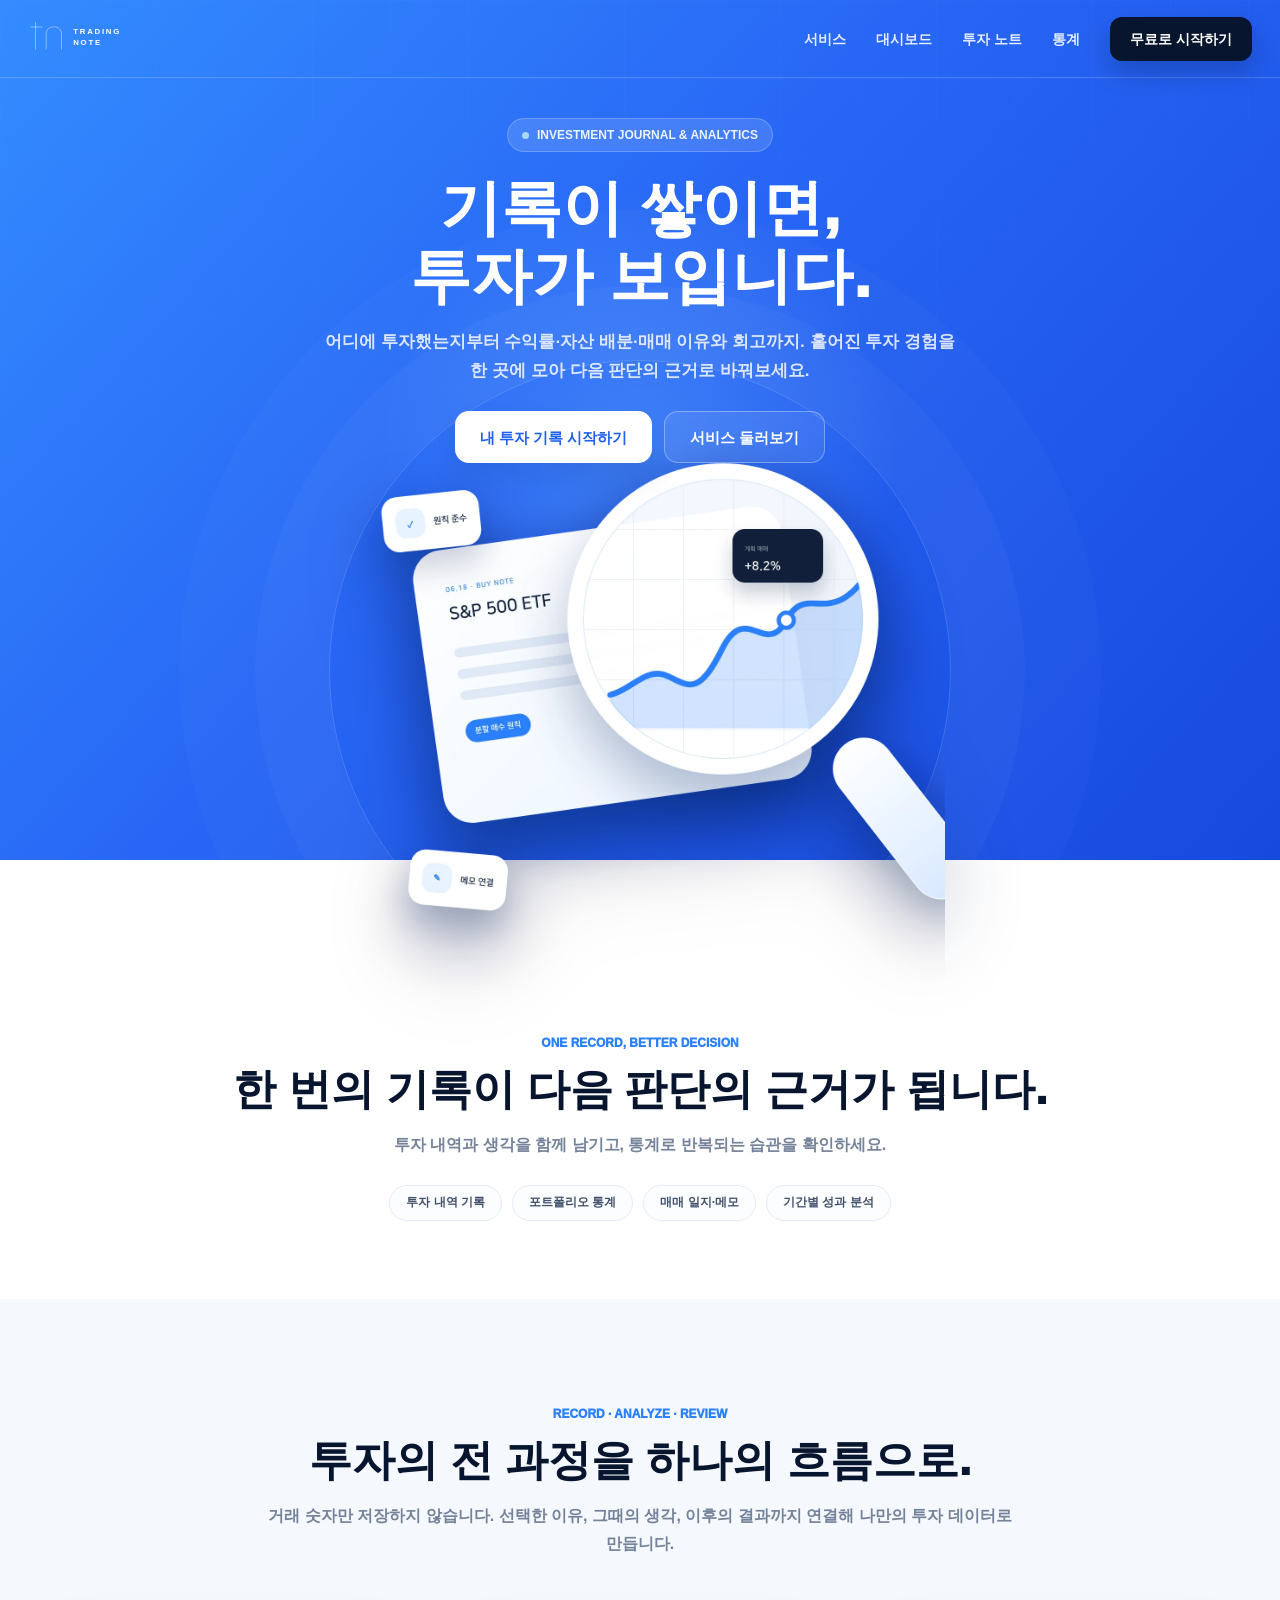
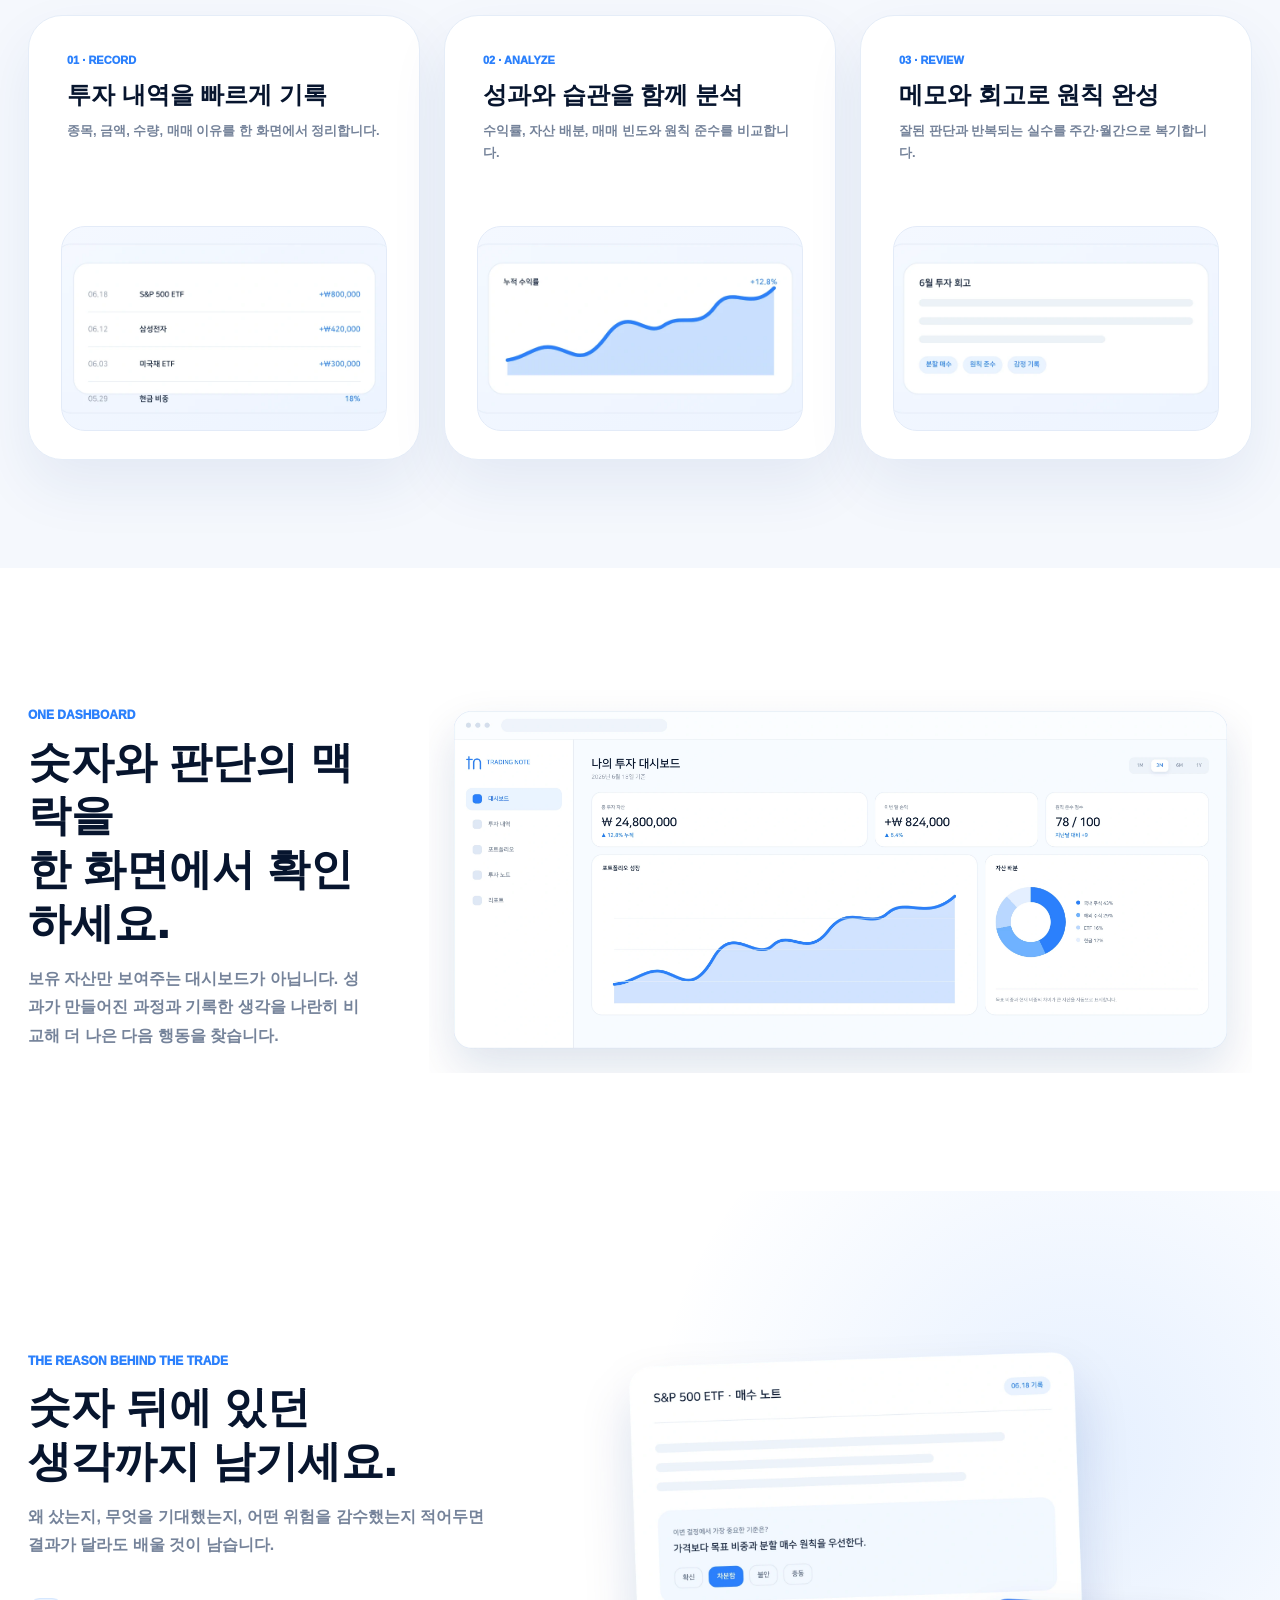
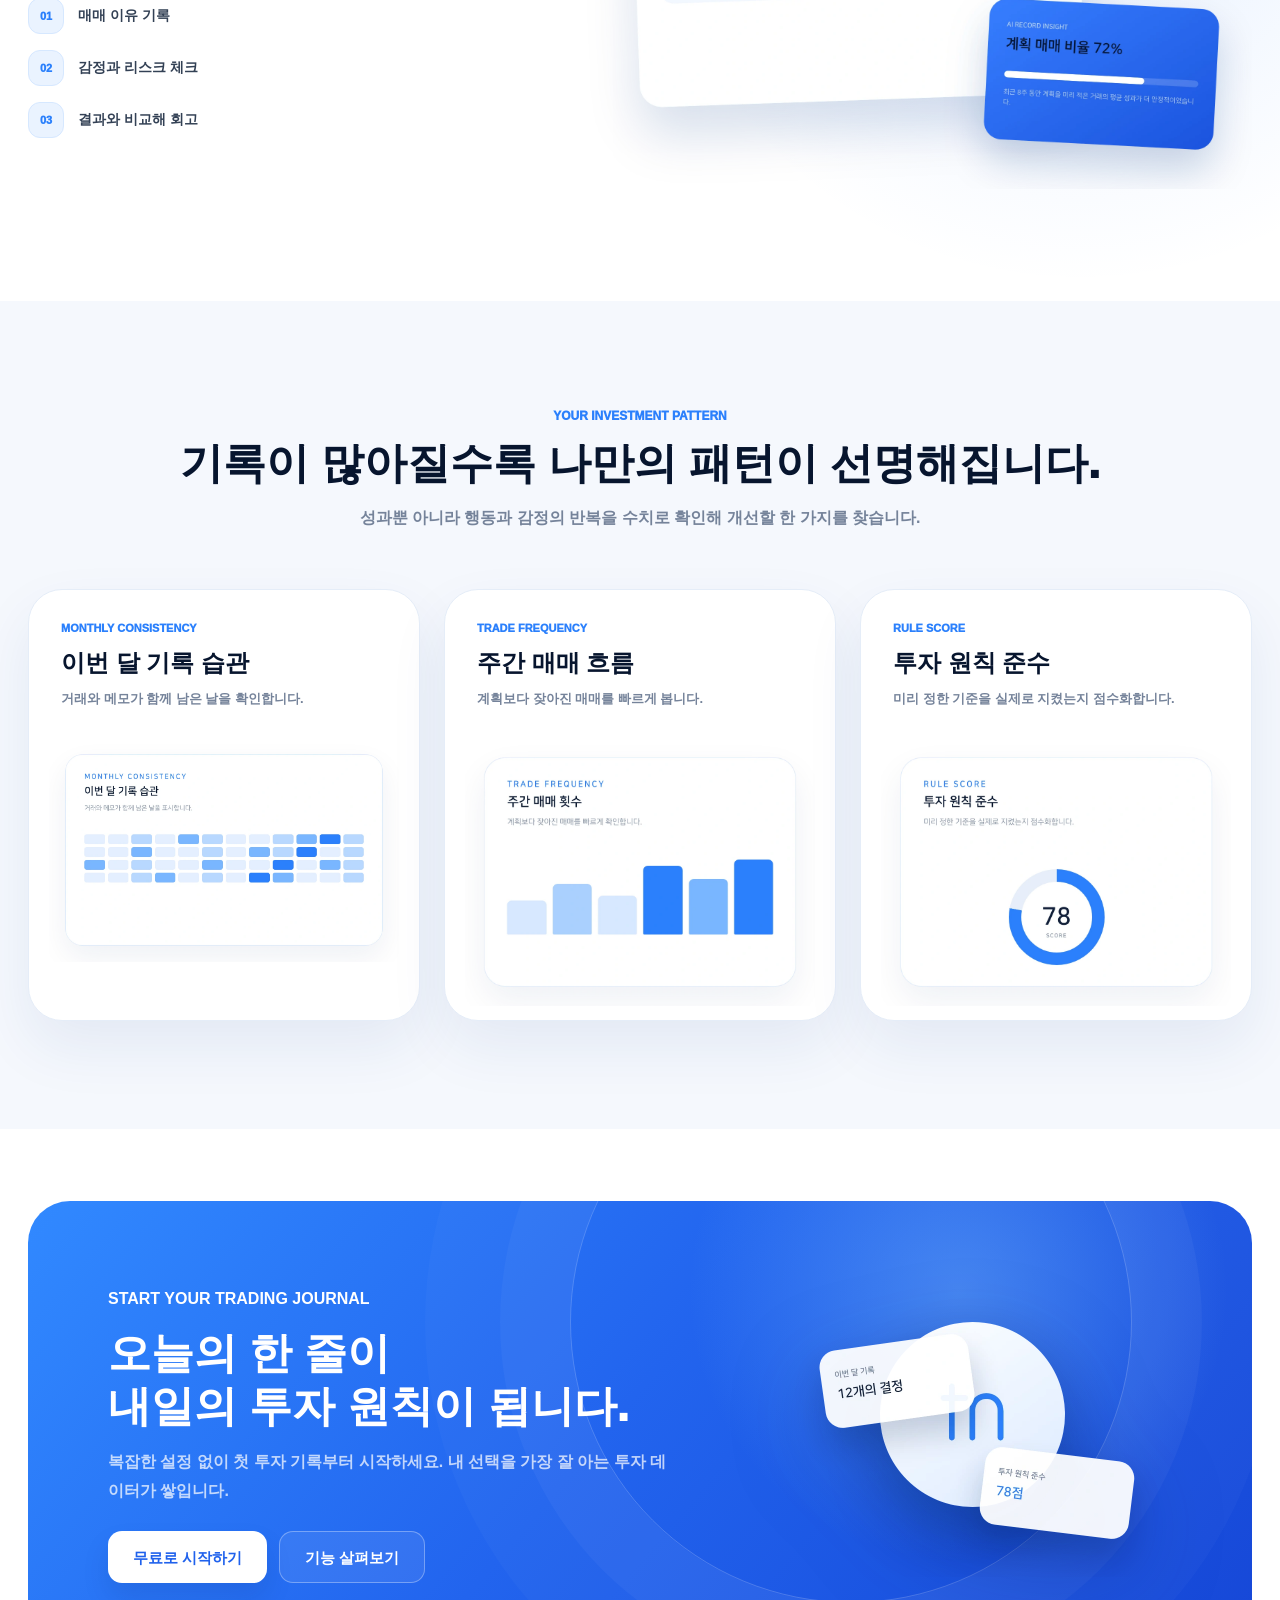
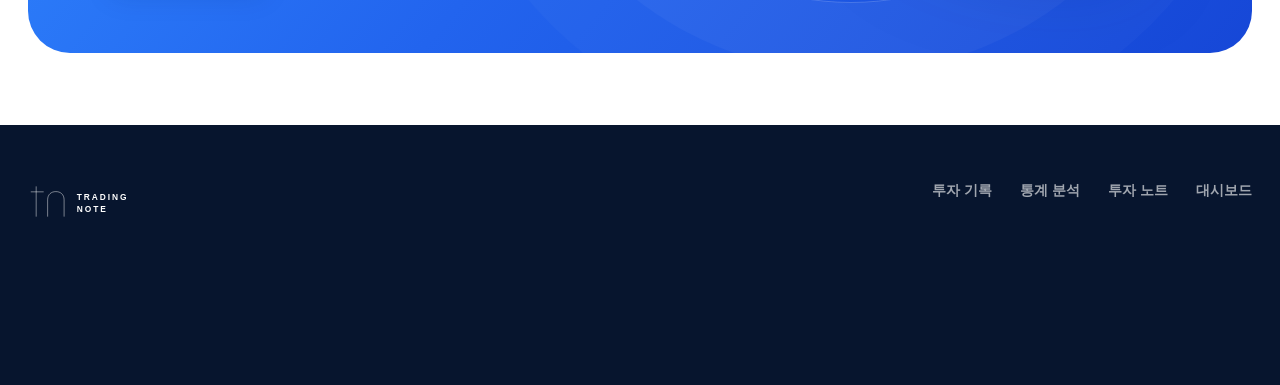
<file: index.html>
<!doctype html>
<html lang="ko">
  <head>
    <meta charset="UTF-8" />
    <meta name="viewport" content="width=device-width, initial-scale=1.0" />
    <title>Trading Note</title>
    <link rel="icon" type="image/png" href="src/resources/logo.png" />
    <link rel="stylesheet" href="styles.css" />
  </head>
  <body>
    <div class="app-shell">
      <aside class="sidebar" aria-label="주요 메뉴">
        <a class="brand" href="#dashboard" aria-label="Trading Note 홈">
          <span class="brand-mark" aria-hidden="true">
            <img src="src/resources/logo.png" alt="" />
          </span>
          <span>Trading Note</span>
        </a>
        <div class="mobile-top-actions" aria-label="모바일 빠른 메뉴">
          <button class="mobile-icon-button" type="button" aria-label="알림">
            <span data-icon="bell"></span>
          </button>
          <button class="mobile-icon-button soft" type="button" data-mobile-more aria-label="내 정보">
            <span data-icon="user"></span>
          </button>
        </div>
        <nav class="nav-list" id="navList"></nav>
        <div id="sidebarUserRoot" class="sidebar-user-root"></div>
      </aside>

      <main class="main">
        <header class="topbar">
          <div>
            <p class="eyebrow" id="pageEyebrow">Trading Journal</p>
            <h1 id="pageTitle">대시보드</h1>
            <p class="page-description" id="pageDescription"></p>
          </div>
          <div class="topbar-actions">
            <div id="pageActions" class="page-actions"></div>
          </div>
        </header>

        <section id="app" class="page-content" aria-live="polite"></section>
      </main>
    </div>

    <div id="modalRoot"></div>
    <div id="mobileSheetRoot"></div>

    <script defer src="src/js/core/icons.js"></script>
    <script defer src="src/js/core/data.js"></script>
    <script defer src="src/js/core/ui.js"></script>
    <script defer src="src/js/core/charts.js"></script>
    <script defer src="src/js/core/tables.js"></script>
    <script defer src="src/js/pages/landing.js"></script>
    <script defer src="src/js/pages/login.js"></script>
    <script defer src="src/js/pages/dashboard.js"></script>
    <script defer src="src/js/pages/journal.js"></script>
    <script defer src="src/js/pages/journal-write.js"></script>
    <script defer src="src/js/pages/stock.js"></script>
    <script defer src="src/js/pages/performance.js"></script>
    <script defer src="src/js/pages/assets.js"></script>
    <script defer src="src/js/pages/memo.js"></script>
    <script defer src="src/js/pages/calendar.js"></script>
    <script defer src="src/js/pages/settings.js"></script>
    <script defer src="src/js/app.js"></script>
  </body>
</html>
</file>
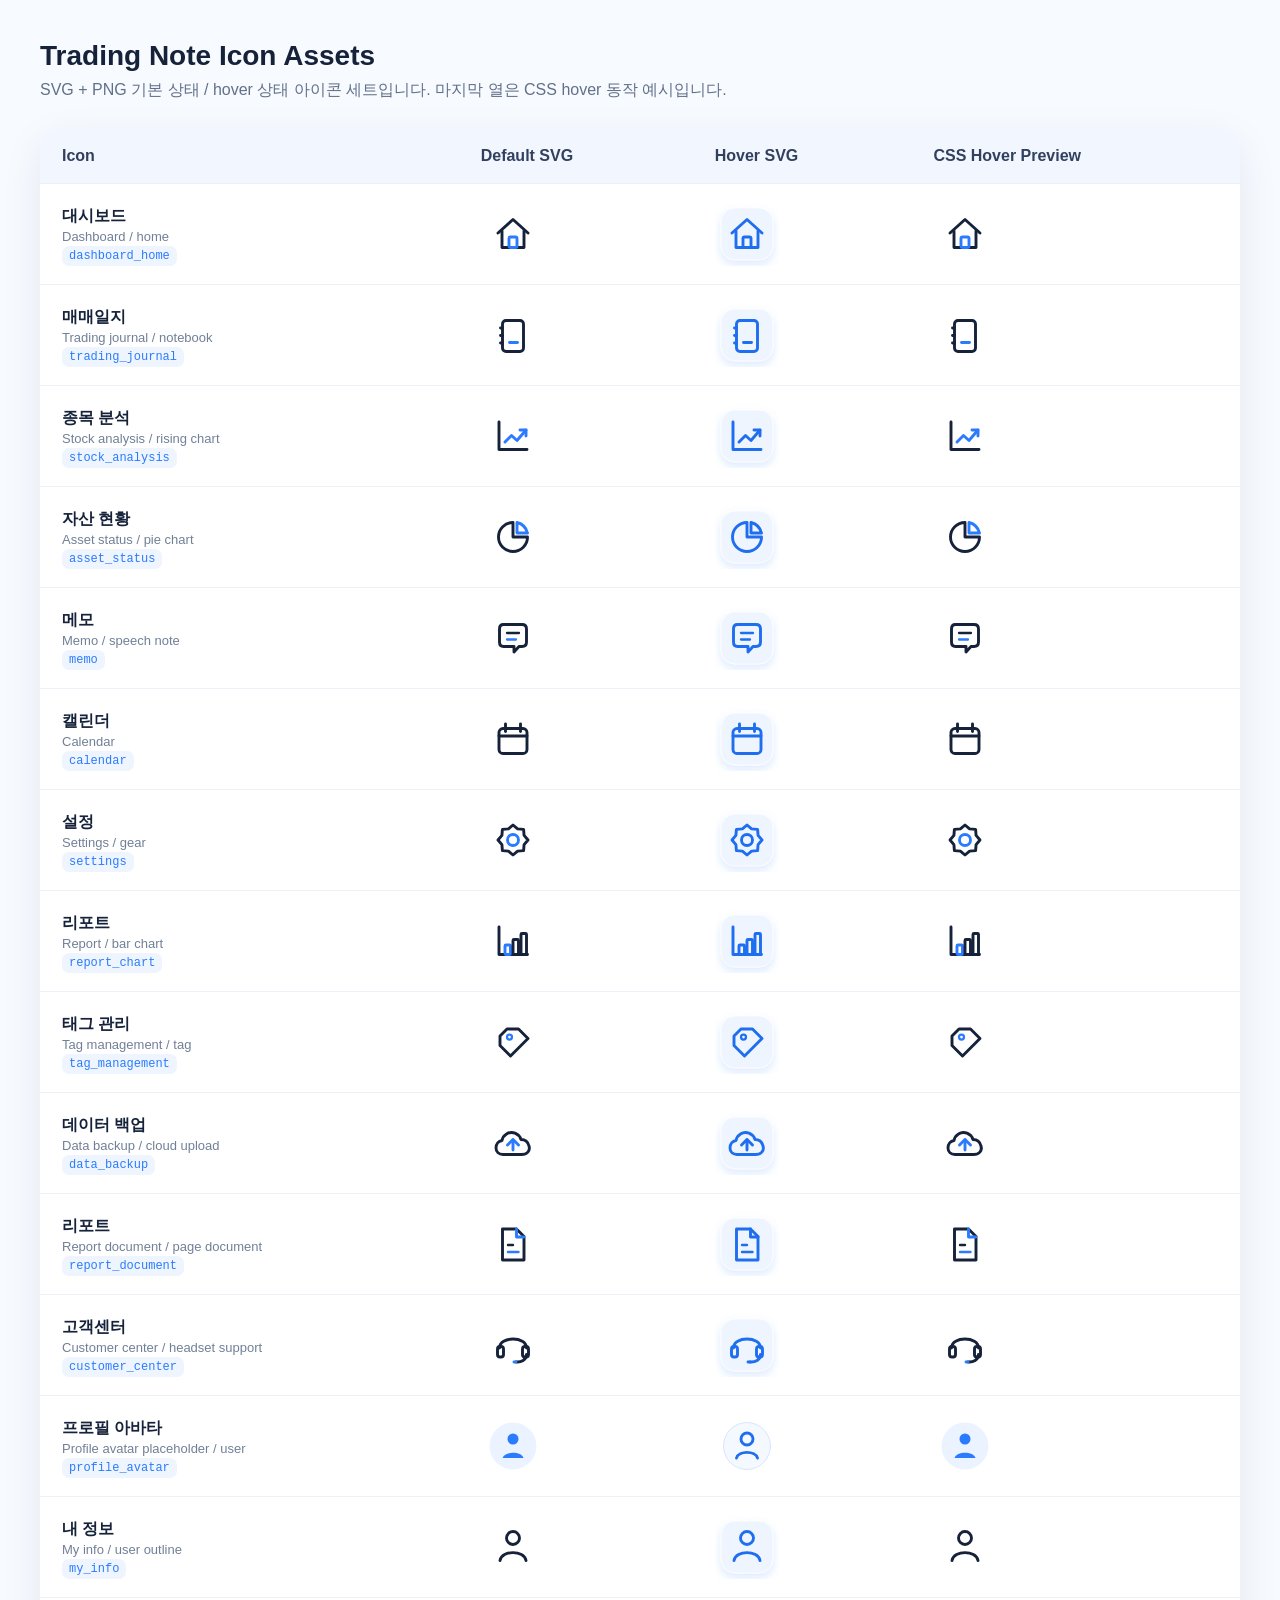
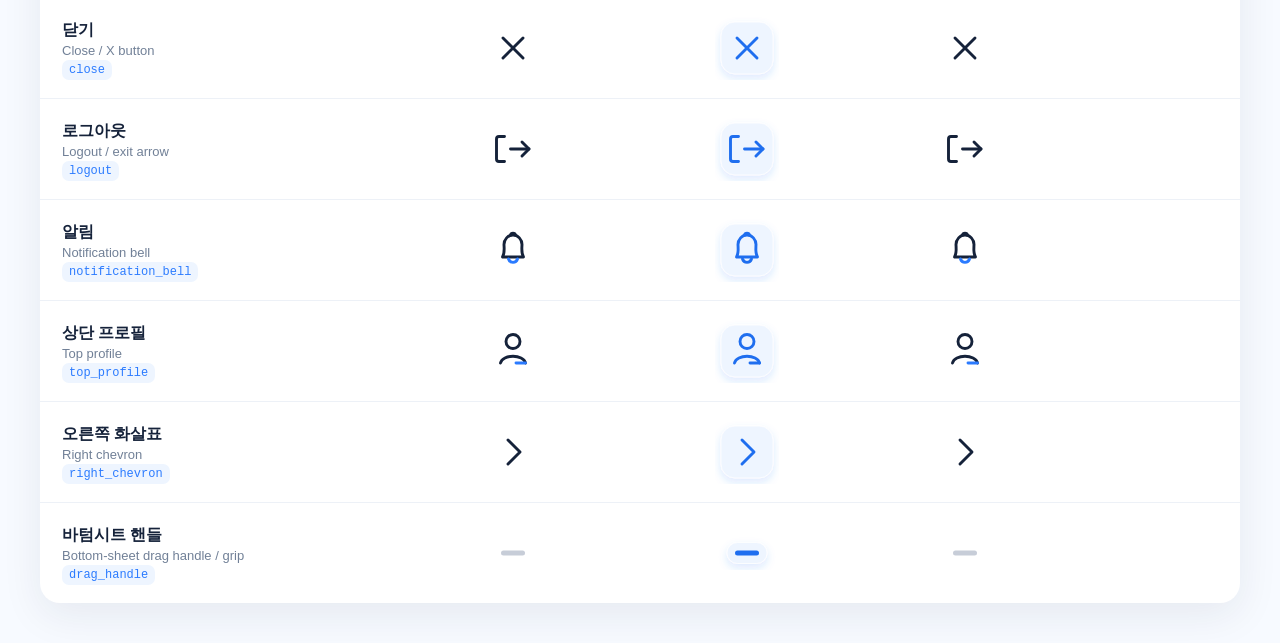
<file: src/resources/assets/icon_assets/preview.html>
<!doctype html>
<html lang="ko">
<head>
<meta charset="utf-8">
<meta name="viewport" content="width=device-width, initial-scale=1">
<title>Trading Note Icon Assets</title>
<link rel="stylesheet" href="css/icons.css">
<style>
  body {
    margin: 0;
    padding: 40px;
    font-family: -apple-system, BlinkMacSystemFont, "Segoe UI", sans-serif;
    background: #f7faff;
    color: #15223a;
  }
  h1 { margin: 0 0 8px; font-size: 28px; }
  p { margin: 0 0 28px; color: #627089; }
  table {
    width: 100%;
    border-collapse: collapse;
    background: white;
    border-radius: 20px;
    overflow: hidden;
    box-shadow: 0 12px 40px rgba(21,34,58,.08);
  }
  th, td {
    padding: 18px 22px;
    border-bottom: 1px solid #edf1f7;
    text-align: left;
    vertical-align: middle;
  }
  th { background: #f1f6ff; color: #31405d; }
  tr:last-child td { border-bottom: 0; }
  td img { width: 64px; height: 64px; display: block; }
  td span { color: #718097; font-size: 13px; }
  code { color: #2B7BFF; background: #eef5ff; padding: 3px 7px; border-radius: 7px; font-size: 12px; }
  .tn-icon { --tn-icon-size: 64px; }
</style>
</head>
<body>
<h1>Trading Note Icon Assets</h1>
<p>SVG + PNG 기본 상태 / hover 상태 아이콘 세트입니다. 마지막 열은 CSS hover 동작 예시입니다.</p>
<table>
  <thead><tr><th>Icon</th><th>Default SVG</th><th>Hover SVG</th><th>CSS Hover Preview</th></tr></thead>
  <tbody>
    
    <tr>
      <td><strong>대시보드</strong><br><span>Dashboard / home</span><br><code>dashboard_home</code></td>
      <td><img src="svg/default/dashboard_home.svg" alt="dashboard_home default"></td>
      <td><img src="svg/hover/dashboard_home.svg" alt="dashboard_home hover"></td>
      <td><span class="tn-icon tn-icon-dashboard_home"></span></td>
    </tr>
    <tr>
      <td><strong>매매일지</strong><br><span>Trading journal / notebook</span><br><code>trading_journal</code></td>
      <td><img src="svg/default/trading_journal.svg" alt="trading_journal default"></td>
      <td><img src="svg/hover/trading_journal.svg" alt="trading_journal hover"></td>
      <td><span class="tn-icon tn-icon-trading_journal"></span></td>
    </tr>
    <tr>
      <td><strong>종목 분석</strong><br><span>Stock analysis / rising chart</span><br><code>stock_analysis</code></td>
      <td><img src="svg/default/stock_analysis.svg" alt="stock_analysis default"></td>
      <td><img src="svg/hover/stock_analysis.svg" alt="stock_analysis hover"></td>
      <td><span class="tn-icon tn-icon-stock_analysis"></span></td>
    </tr>
    <tr>
      <td><strong>자산 현황</strong><br><span>Asset status / pie chart</span><br><code>asset_status</code></td>
      <td><img src="svg/default/asset_status.svg" alt="asset_status default"></td>
      <td><img src="svg/hover/asset_status.svg" alt="asset_status hover"></td>
      <td><span class="tn-icon tn-icon-asset_status"></span></td>
    </tr>
    <tr>
      <td><strong>메모</strong><br><span>Memo / speech note</span><br><code>memo</code></td>
      <td><img src="svg/default/memo.svg" alt="memo default"></td>
      <td><img src="svg/hover/memo.svg" alt="memo hover"></td>
      <td><span class="tn-icon tn-icon-memo"></span></td>
    </tr>
    <tr>
      <td><strong>캘린더</strong><br><span>Calendar</span><br><code>calendar</code></td>
      <td><img src="svg/default/calendar.svg" alt="calendar default"></td>
      <td><img src="svg/hover/calendar.svg" alt="calendar hover"></td>
      <td><span class="tn-icon tn-icon-calendar"></span></td>
    </tr>
    <tr>
      <td><strong>설정</strong><br><span>Settings / gear</span><br><code>settings</code></td>
      <td><img src="svg/default/settings.svg" alt="settings default"></td>
      <td><img src="svg/hover/settings.svg" alt="settings hover"></td>
      <td><span class="tn-icon tn-icon-settings"></span></td>
    </tr>
    <tr>
      <td><strong>리포트</strong><br><span>Report / bar chart</span><br><code>report_chart</code></td>
      <td><img src="svg/default/report_chart.svg" alt="report_chart default"></td>
      <td><img src="svg/hover/report_chart.svg" alt="report_chart hover"></td>
      <td><span class="tn-icon tn-icon-report_chart"></span></td>
    </tr>
    <tr>
      <td><strong>태그 관리</strong><br><span>Tag management / tag</span><br><code>tag_management</code></td>
      <td><img src="svg/default/tag_management.svg" alt="tag_management default"></td>
      <td><img src="svg/hover/tag_management.svg" alt="tag_management hover"></td>
      <td><span class="tn-icon tn-icon-tag_management"></span></td>
    </tr>
    <tr>
      <td><strong>데이터 백업</strong><br><span>Data backup / cloud upload</span><br><code>data_backup</code></td>
      <td><img src="svg/default/data_backup.svg" alt="data_backup default"></td>
      <td><img src="svg/hover/data_backup.svg" alt="data_backup hover"></td>
      <td><span class="tn-icon tn-icon-data_backup"></span></td>
    </tr>
    <tr>
      <td><strong>리포트</strong><br><span>Report document / page document</span><br><code>report_document</code></td>
      <td><img src="svg/default/report_document.svg" alt="report_document default"></td>
      <td><img src="svg/hover/report_document.svg" alt="report_document hover"></td>
      <td><span class="tn-icon tn-icon-report_document"></span></td>
    </tr>
    <tr>
      <td><strong>고객센터</strong><br><span>Customer center / headset support</span><br><code>customer_center</code></td>
      <td><img src="svg/default/customer_center.svg" alt="customer_center default"></td>
      <td><img src="svg/hover/customer_center.svg" alt="customer_center hover"></td>
      <td><span class="tn-icon tn-icon-customer_center"></span></td>
    </tr>
    <tr>
      <td><strong>프로필 아바타</strong><br><span>Profile avatar placeholder / user</span><br><code>profile_avatar</code></td>
      <td><img src="svg/default/profile_avatar.svg" alt="profile_avatar default"></td>
      <td><img src="svg/hover/profile_avatar.svg" alt="profile_avatar hover"></td>
      <td><span class="tn-icon tn-icon-profile_avatar"></span></td>
    </tr>
    <tr>
      <td><strong>내 정보</strong><br><span>My info / user outline</span><br><code>my_info</code></td>
      <td><img src="svg/default/my_info.svg" alt="my_info default"></td>
      <td><img src="svg/hover/my_info.svg" alt="my_info hover"></td>
      <td><span class="tn-icon tn-icon-my_info"></span></td>
    </tr>
    <tr>
      <td><strong>닫기</strong><br><span>Close / X button</span><br><code>close</code></td>
      <td><img src="svg/default/close.svg" alt="close default"></td>
      <td><img src="svg/hover/close.svg" alt="close hover"></td>
      <td><span class="tn-icon tn-icon-close"></span></td>
    </tr>
    <tr>
      <td><strong>로그아웃</strong><br><span>Logout / exit arrow</span><br><code>logout</code></td>
      <td><img src="svg/default/logout.svg" alt="logout default"></td>
      <td><img src="svg/hover/logout.svg" alt="logout hover"></td>
      <td><span class="tn-icon tn-icon-logout"></span></td>
    </tr>
    <tr>
      <td><strong>알림</strong><br><span>Notification bell</span><br><code>notification_bell</code></td>
      <td><img src="svg/default/notification_bell.svg" alt="notification_bell default"></td>
      <td><img src="svg/hover/notification_bell.svg" alt="notification_bell hover"></td>
      <td><span class="tn-icon tn-icon-notification_bell"></span></td>
    </tr>
    <tr>
      <td><strong>상단 프로필</strong><br><span>Top profile</span><br><code>top_profile</code></td>
      <td><img src="svg/default/top_profile.svg" alt="top_profile default"></td>
      <td><img src="svg/hover/top_profile.svg" alt="top_profile hover"></td>
      <td><span class="tn-icon tn-icon-top_profile"></span></td>
    </tr>
    <tr>
      <td><strong>오른쪽 화살표</strong><br><span>Right chevron</span><br><code>right_chevron</code></td>
      <td><img src="svg/default/right_chevron.svg" alt="right_chevron default"></td>
      <td><img src="svg/hover/right_chevron.svg" alt="right_chevron hover"></td>
      <td><span class="tn-icon tn-icon-right_chevron"></span></td>
    </tr>
    <tr>
      <td><strong>바텀시트 핸들</strong><br><span>Bottom-sheet drag handle / grip</span><br><code>drag_handle</code></td>
      <td><img src="svg/default/drag_handle.svg" alt="drag_handle default"></td>
      <td><img src="svg/hover/drag_handle.svg" alt="drag_handle hover"></td>
      <td><span class="tn-icon tn-icon-drag_handle"></span></td>
    </tr>
  </tbody>
</table>
</body>
</html>
</file>
<file: styles.css>
@import url("./src/css/base.css");
@import url("./src/css/layout.css");
@import url("./src/css/components.css");
@import url("./src/css/responsive.css");
@import url("./src/css/landing.css");
</file>
<file: src/resources/assets/icon_assets/css/icons.css>
:root {
  --tn-icon-size: 32px;
}
.tn-icon {
  display: inline-block;
  width: var(--tn-icon-size);
  height: var(--tn-icon-size);
  background-repeat: no-repeat;
  background-position: center;
  background-size: contain;
  vertical-align: middle;
}
.tn-icon-dashboard_home { background-image: url('../svg/default/dashboard_home.svg'); }
.tn-icon-dashboard_home:hover, .tn-icon-dashboard_home.is-hover { background-image: url('../svg/hover/dashboard_home.svg'); }
.tn-icon-trading_journal { background-image: url('../svg/default/trading_journal.svg'); }
.tn-icon-trading_journal:hover, .tn-icon-trading_journal.is-hover { background-image: url('../svg/hover/trading_journal.svg'); }
.tn-icon-stock_analysis { background-image: url('../svg/default/stock_analysis.svg'); }
.tn-icon-stock_analysis:hover, .tn-icon-stock_analysis.is-hover { background-image: url('../svg/hover/stock_analysis.svg'); }
.tn-icon-asset_status { background-image: url('../svg/default/asset_status.svg'); }
.tn-icon-asset_status:hover, .tn-icon-asset_status.is-hover { background-image: url('../svg/hover/asset_status.svg'); }
.tn-icon-memo { background-image: url('../svg/default/memo.svg'); }
.tn-icon-memo:hover, .tn-icon-memo.is-hover { background-image: url('../svg/hover/memo.svg'); }
.tn-icon-calendar { background-image: url('../svg/default/calendar.svg'); }
.tn-icon-calendar:hover, .tn-icon-calendar.is-hover { background-image: url('../svg/hover/calendar.svg'); }
.tn-icon-settings { background-image: url('../svg/default/settings.svg'); }
.tn-icon-settings:hover, .tn-icon-settings.is-hover { background-image: url('../svg/hover/settings.svg'); }
.tn-icon-report_chart { background-image: url('../svg/default/report_chart.svg'); }
.tn-icon-report_chart:hover, .tn-icon-report_chart.is-hover { background-image: url('../svg/hover/report_chart.svg'); }
.tn-icon-tag_management { background-image: url('../svg/default/tag_management.svg'); }
.tn-icon-tag_management:hover, .tn-icon-tag_management.is-hover { background-image: url('../svg/hover/tag_management.svg'); }
.tn-icon-data_backup { background-image: url('../svg/default/data_backup.svg'); }
.tn-icon-data_backup:hover, .tn-icon-data_backup.is-hover { background-image: url('../svg/hover/data_backup.svg'); }
.tn-icon-report_document { background-image: url('../svg/default/report_document.svg'); }
.tn-icon-report_document:hover, .tn-icon-report_document.is-hover { background-image: url('../svg/hover/report_document.svg'); }
.tn-icon-customer_center { background-image: url('../svg/default/customer_center.svg'); }
.tn-icon-customer_center:hover, .tn-icon-customer_center.is-hover { background-image: url('../svg/hover/customer_center.svg'); }
.tn-icon-profile_avatar { background-image: url('../svg/default/profile_avatar.svg'); }
.tn-icon-profile_avatar:hover, .tn-icon-profile_avatar.is-hover { background-image: url('../svg/hover/profile_avatar.svg'); }
.tn-icon-my_info { background-image: url('../svg/default/my_info.svg'); }
.tn-icon-my_info:hover, .tn-icon-my_info.is-hover { background-image: url('../svg/hover/my_info.svg'); }
.tn-icon-close { background-image: url('../svg/default/close.svg'); }
.tn-icon-close:hover, .tn-icon-close.is-hover { background-image: url('../svg/hover/close.svg'); }
.tn-icon-logout { background-image: url('../svg/default/logout.svg'); }
.tn-icon-logout:hover, .tn-icon-logout.is-hover { background-image: url('../svg/hover/logout.svg'); }
.tn-icon-notification_bell { background-image: url('../svg/default/notification_bell.svg'); }
.tn-icon-notification_bell:hover, .tn-icon-notification_bell.is-hover { background-image: url('../svg/hover/notification_bell.svg'); }
.tn-icon-top_profile { background-image: url('../svg/default/top_profile.svg'); }
.tn-icon-top_profile:hover, .tn-icon-top_profile.is-hover { background-image: url('../svg/hover/top_profile.svg'); }
.tn-icon-right_chevron { background-image: url('../svg/default/right_chevron.svg'); }
.tn-icon-right_chevron:hover, .tn-icon-right_chevron.is-hover { background-image: url('../svg/hover/right_chevron.svg'); }
.tn-icon-drag_handle { background-image: url('../svg/default/drag_handle.svg'); }
.tn-icon-drag_handle:hover, .tn-icon-drag_handle.is-hover { background-image: url('../svg/hover/drag_handle.svg'); }
</file>
